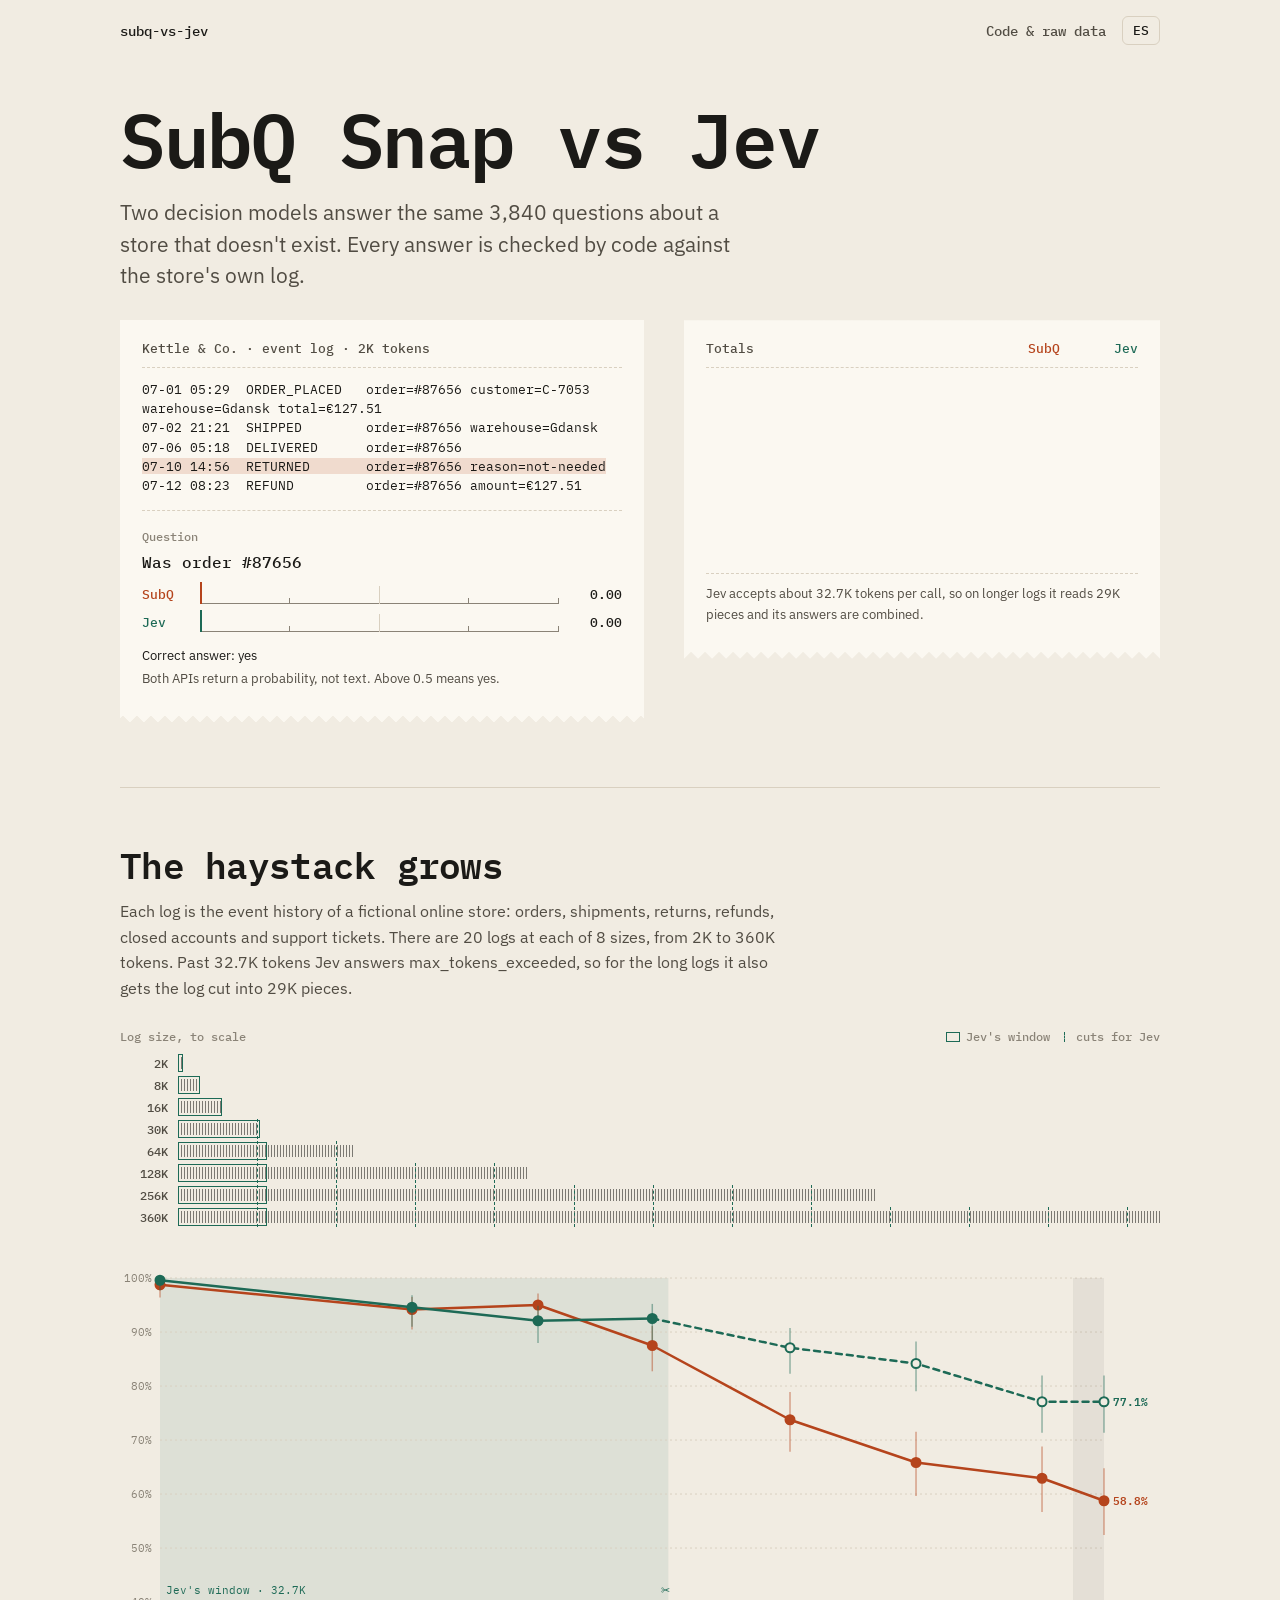
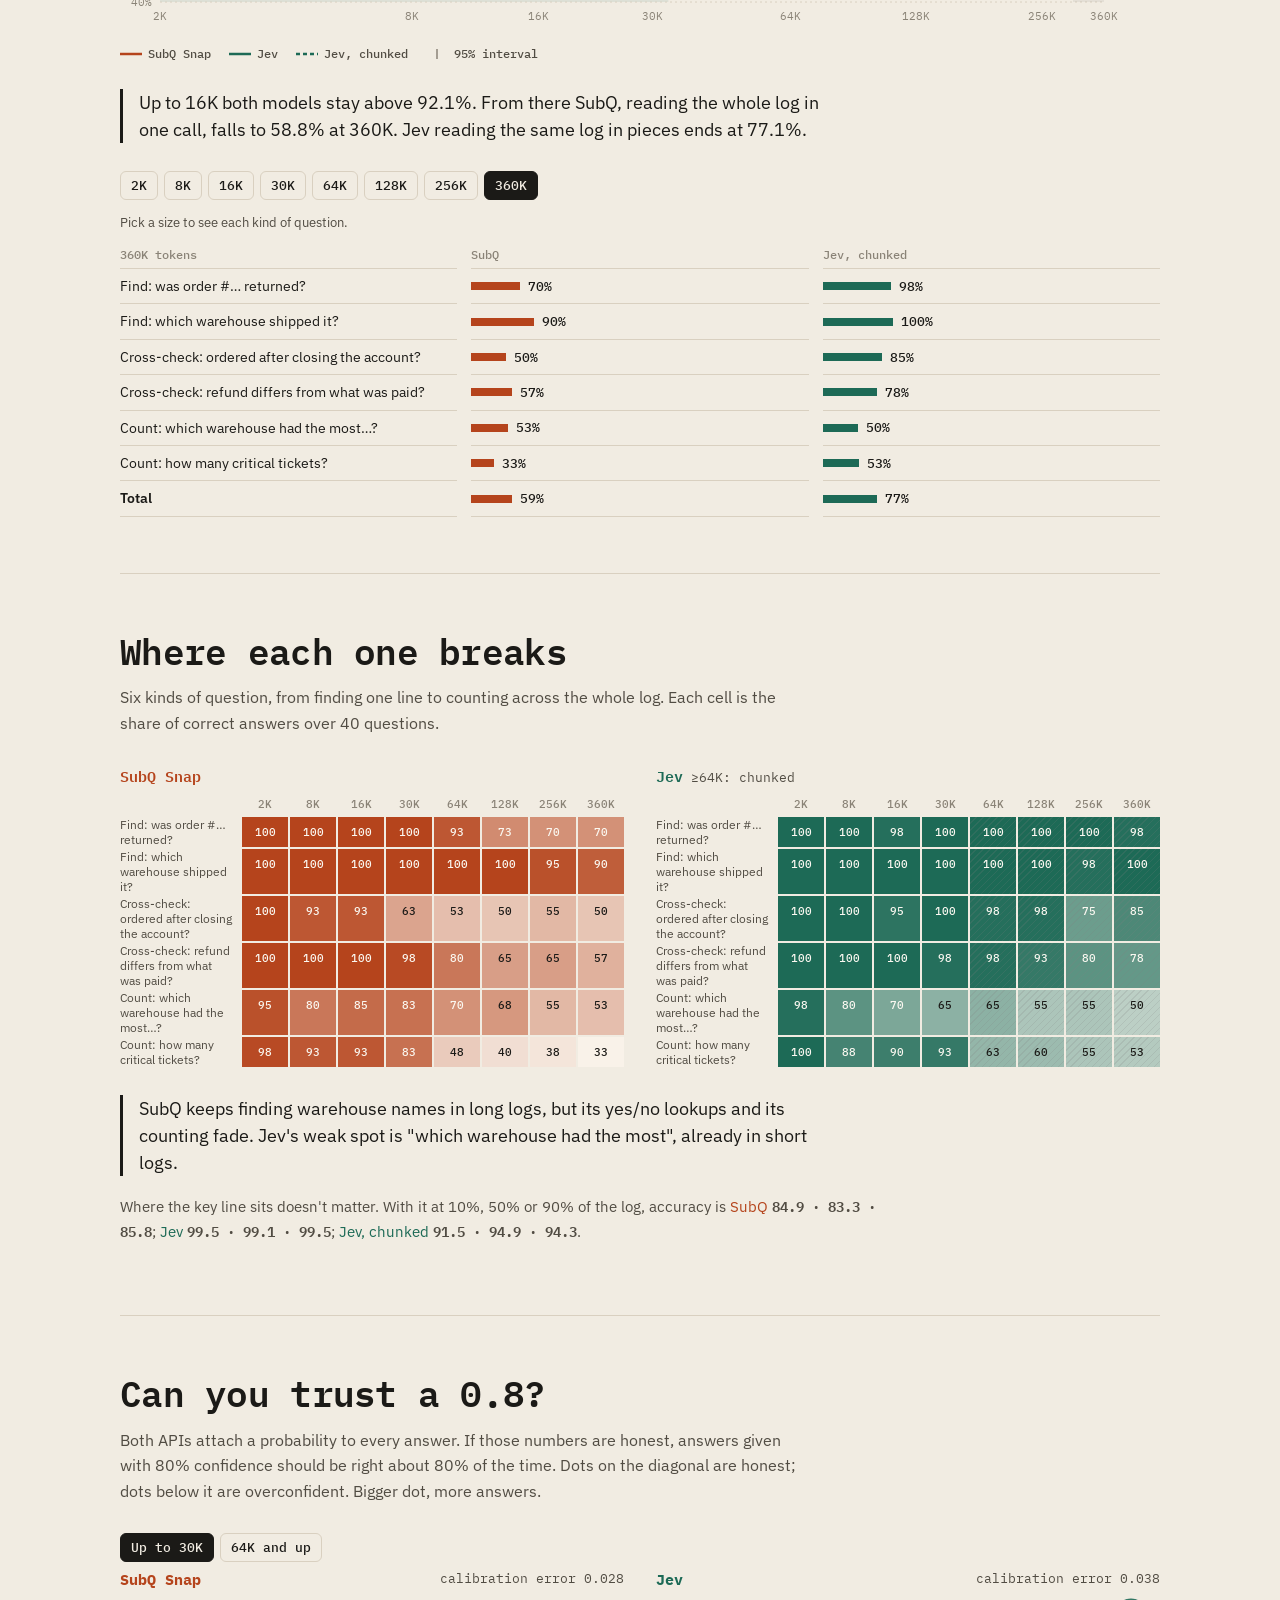
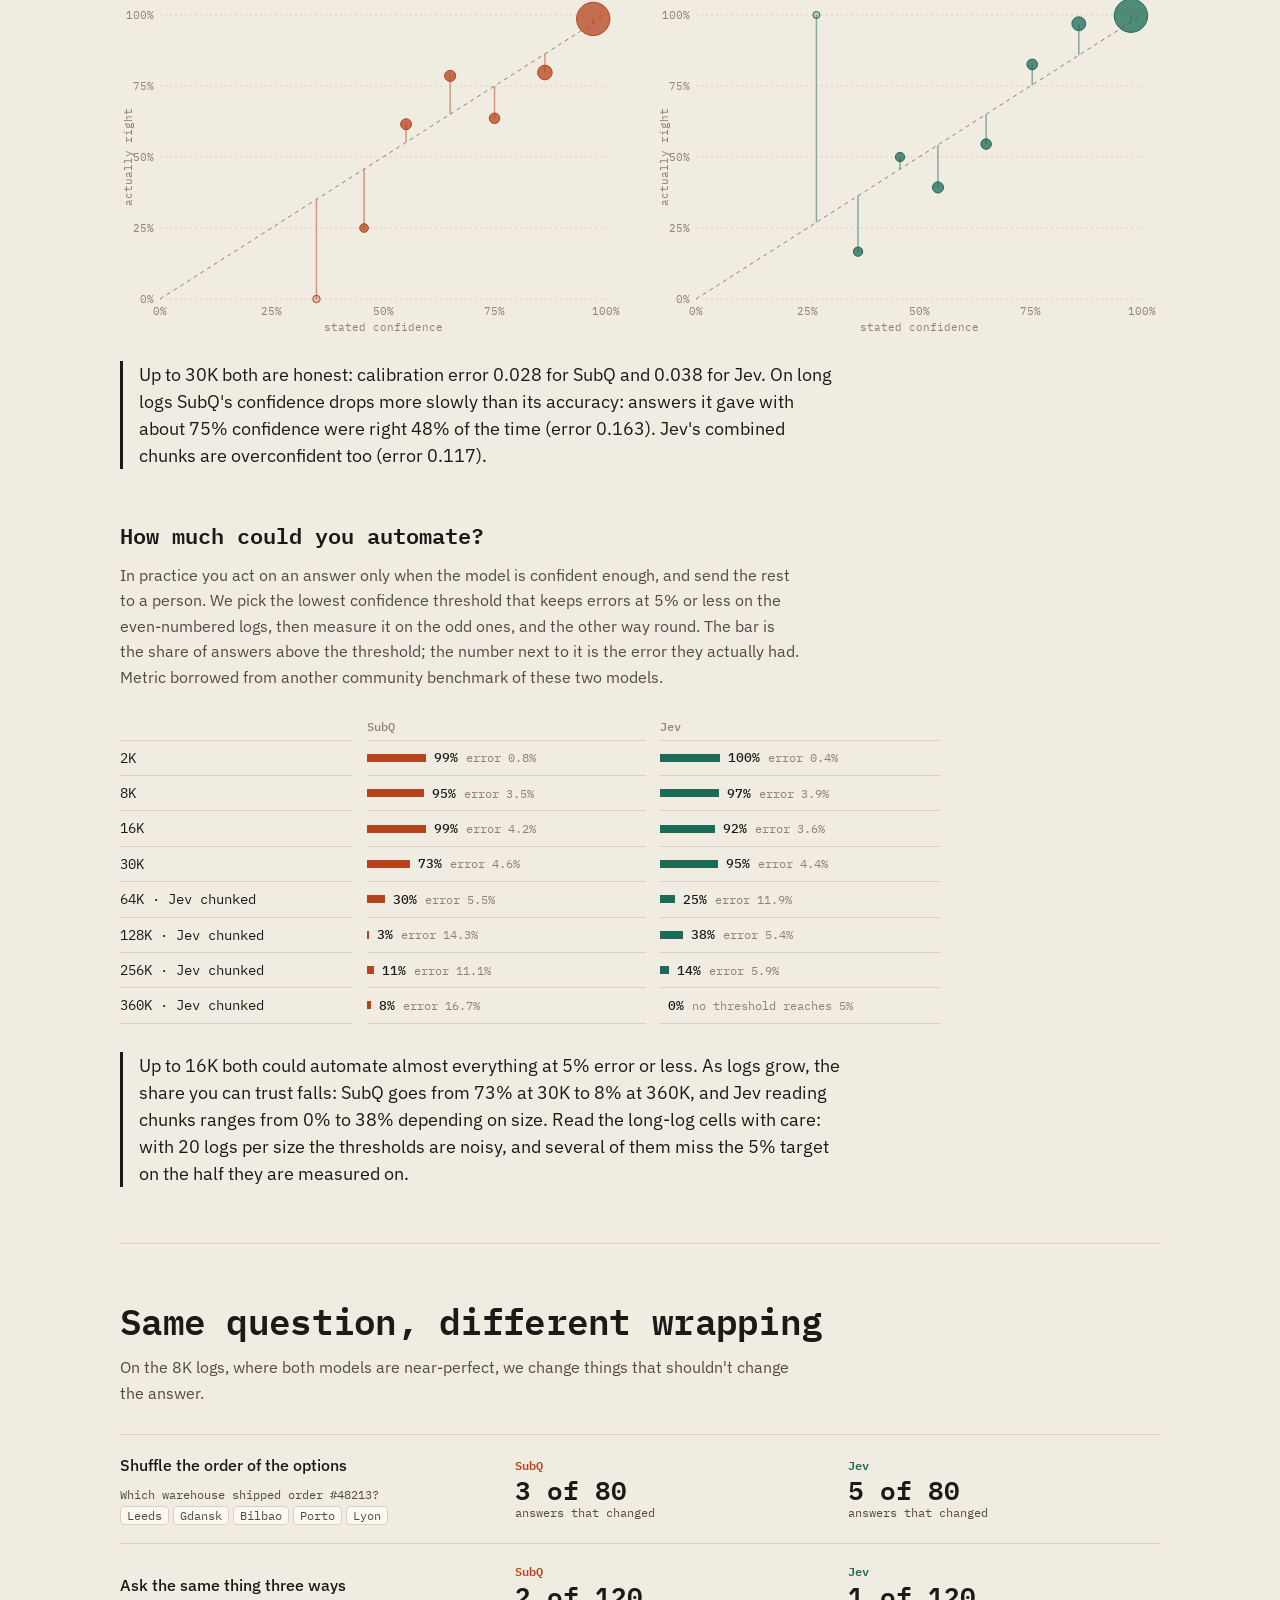
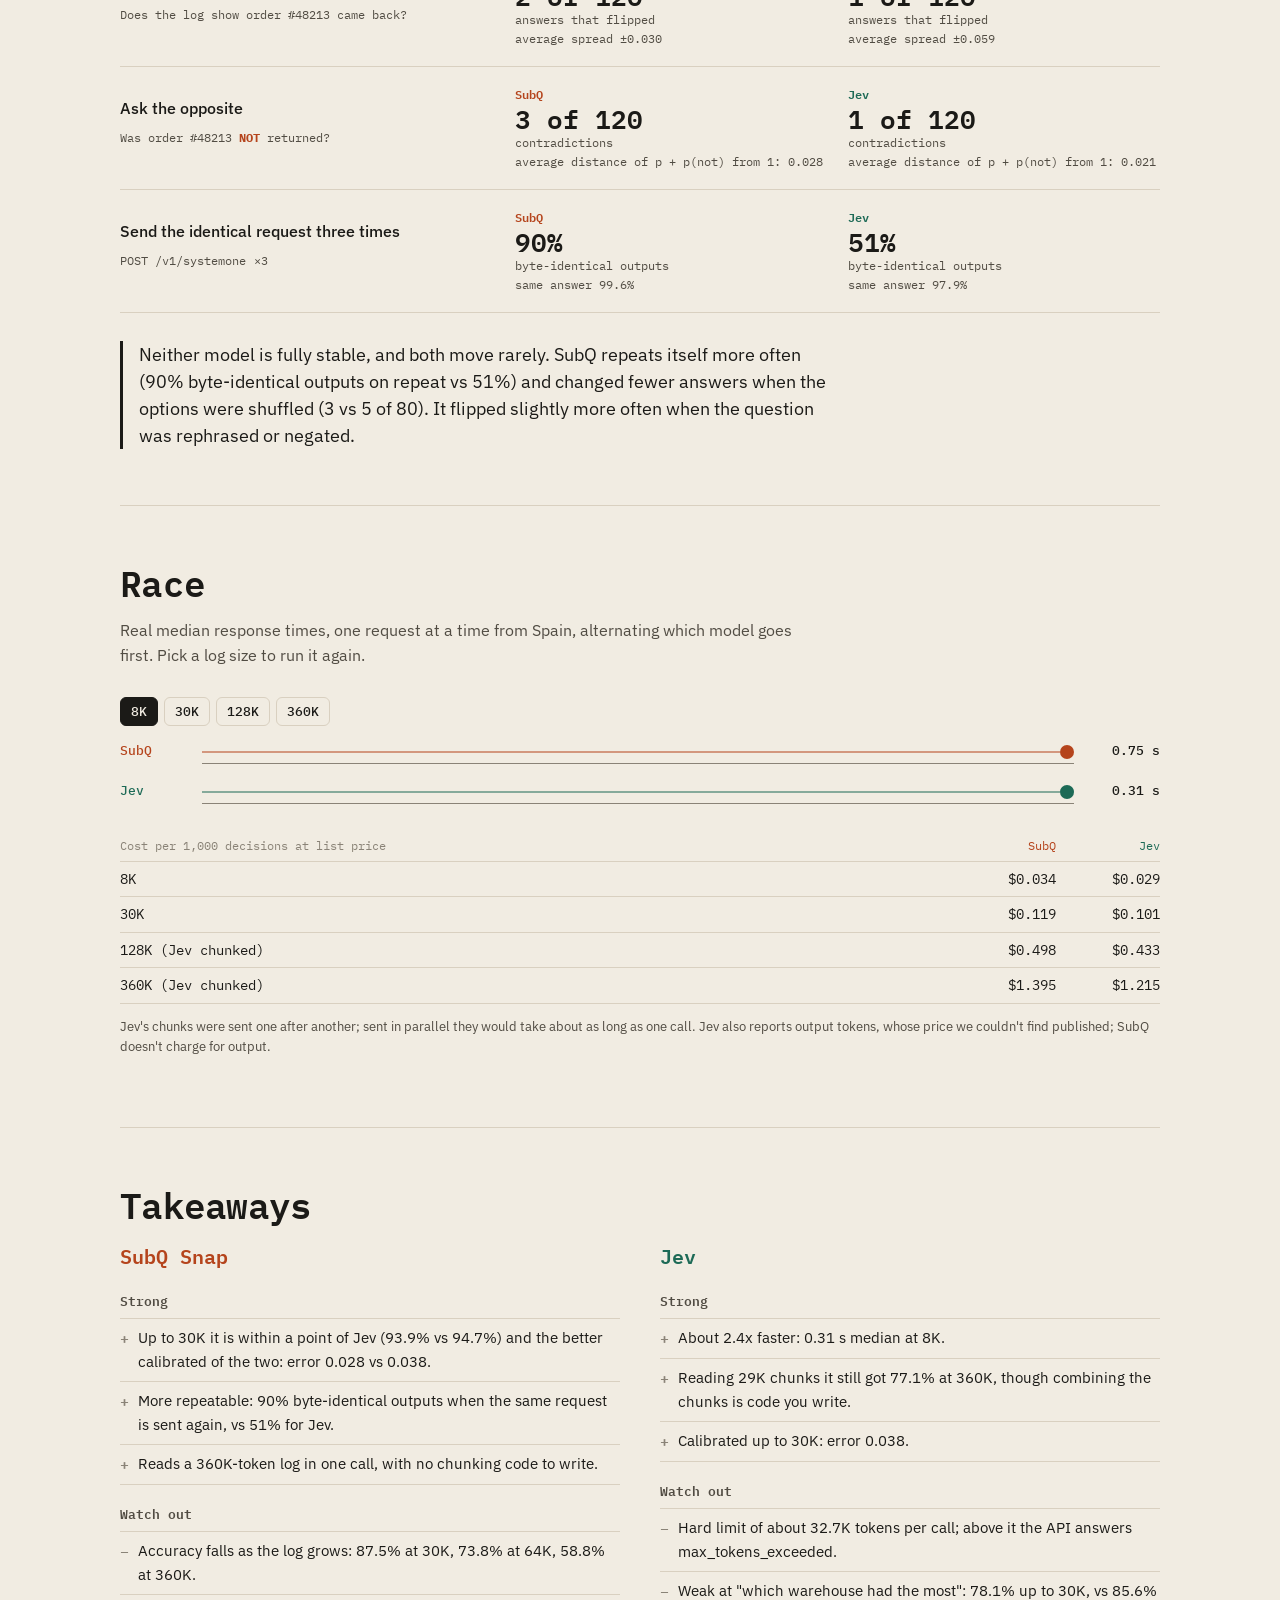
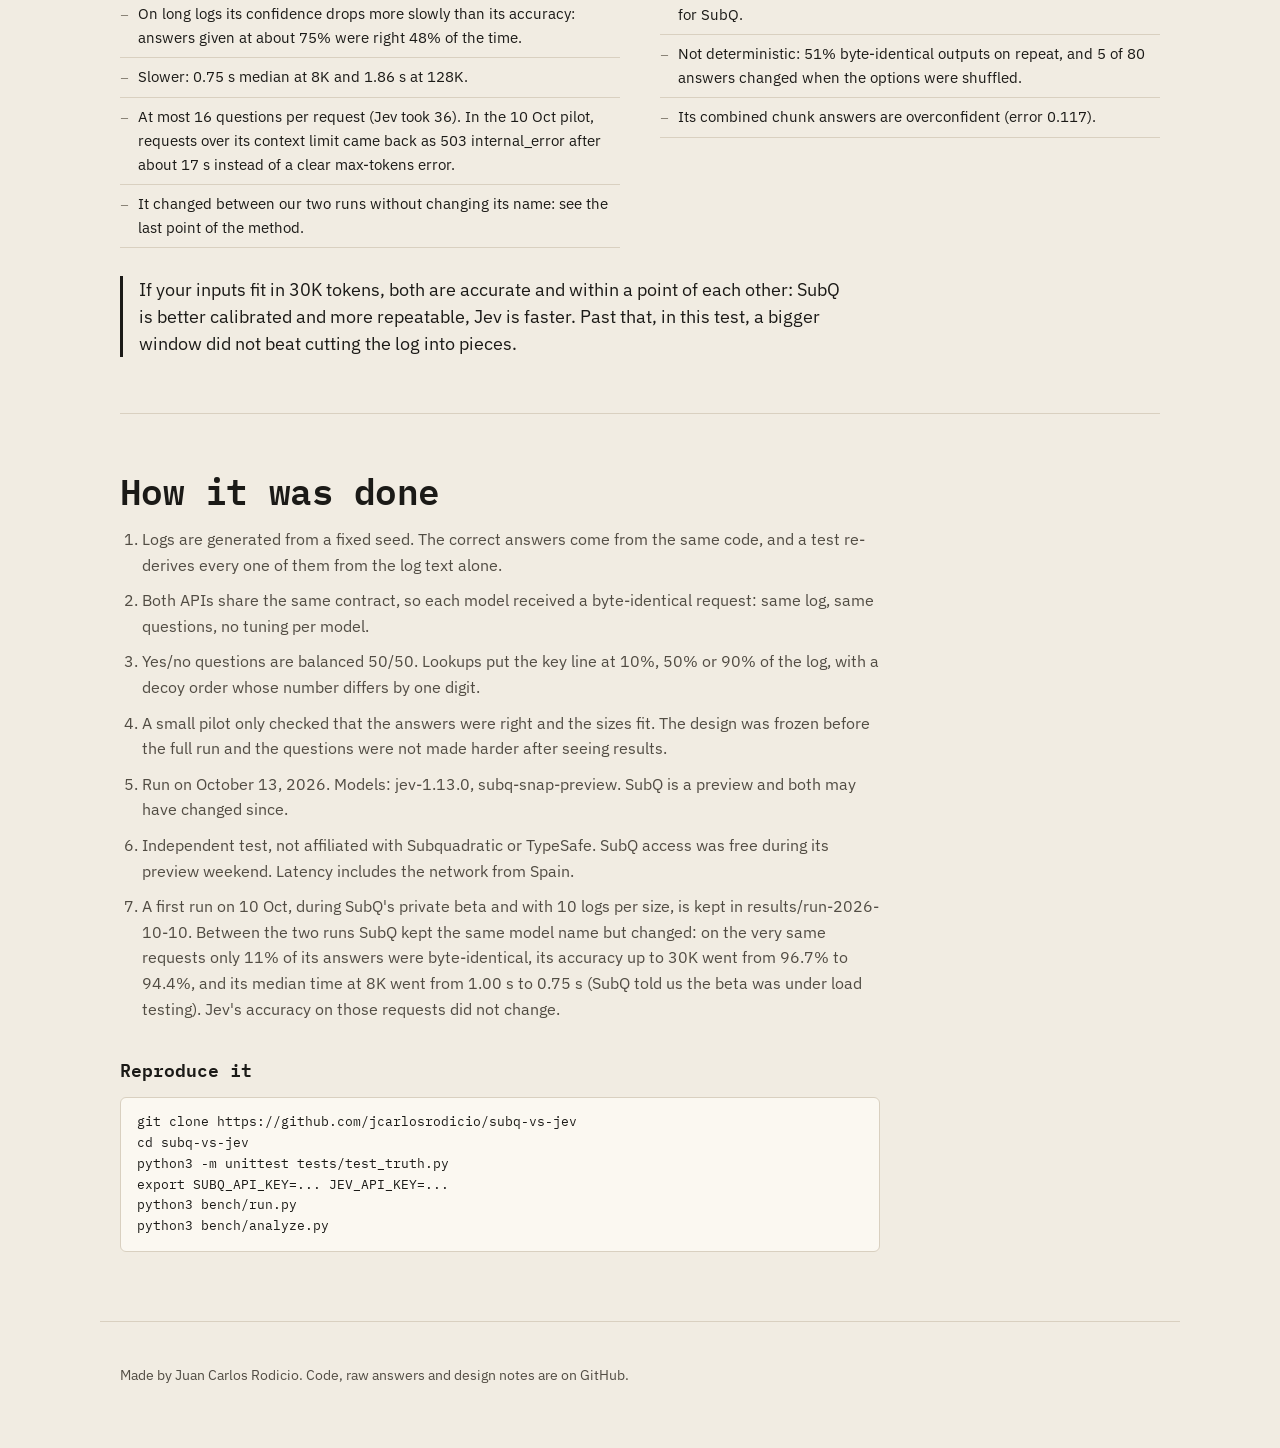
<file: site/index.html>
<!doctype html>
<html lang="en">
<head>
<meta charset="utf-8">
<meta name="viewport" content="width=device-width, initial-scale=1">
<title>SubQ Snap vs Jev</title>
<meta name="description" content="Two decision models, one fictional store, 3,840 graded answers from 2K to 360K tokens of context.">
<meta property="og:title" content="SubQ Snap vs Jev">
<meta property="og:description" content="Two decision models, one fictional store, 3,840 graded answers from 2K to 360K tokens of context.">
<meta property="og:image" content="https://jcarlosrodicio.github.io/subq-vs-jev/og.png">
<meta property="og:url" content="https://jcarlosrodicio.github.io/subq-vs-jev/">
<meta name="twitter:card" content="summary_large_image">
<link rel="icon" href="data:image/svg+xml,<svg xmlns='http://www.w3.org/2000/svg' viewBox='0 0 16 16'><rect width='16' height='16' fill='%231b1a17'/><path d='M3 4h10M3 7h7M3 10h9M3 13h5' stroke='%23f3eee4' stroke-width='1.4'/></svg>">
<link rel="preconnect" href="https://fonts.googleapis.com">
<link rel="preconnect" href="https://fonts.gstatic.com" crossorigin>
<link href="https://fonts.googleapis.com/css2?family=IBM+Plex+Mono:wght@400;500;600&family=IBM+Plex+Sans:wght@400;500;600&display=swap" rel="stylesheet">
<link rel="stylesheet" href="style.css">
</head>
<body>
<header class="bar">
  <span class="mark">subq-vs-jev</span>
  <nav>
    <a href="https://github.com/jcarlosrodicio/subq-vs-jev" data-i18n="repo"></a>
    <button id="lang" type="button" aria-label="Language"></button>
  </nav>
</header>

<main>
  <section class="hero">
    <div class="hero-text">
      <h1 data-i18n="title"></h1>
      <p class="lede" data-i18n="lede"></p>
    </div>

    <div class="paper ticket" id="hero-ticket">
      <div class="ticket-head" data-i18n="hero_log"></div>
      <pre class="log" id="hero-log" aria-live="off"></pre>
      <div class="ticket-q">
        <span class="label" data-i18n="hero_q"></span>
        <p class="q mono" id="hero-q"></p>
      </div>
      <div class="meters" id="hero-meters"></div>
      <div class="ticket-foot">
        <span data-i18n="hero_truth"></span>
        <span class="muted" data-i18n="hero_note"></span>
      </div>
    </div>

    <div class="paper receipt" id="receipt">
      <div class="receipt-head">
        <span data-i18n="receipt_title"></span>
        <span class="cols mono"><span class="c-subq">SubQ</span><span class="c-jev">Jev</span></span>
      </div>
      <ol id="receipt-lines"></ol>
      <p class="receipt-foot" data-i18n="r_foot"></p>
    </div>
  </section>

  <section class="block" id="s1">
    <h2 data-i18n="s1_title"></h2>
    <p class="prose" data-i18n="s1_p"></p>
    <div class="tape" id="tape">
      <div class="tape-caption"><span data-i18n="s1_tape"></span><span class="tape-key"><i class="k-window"></i><span data-i18n="s1_window"></span><i class="k-cut"></i><span data-i18n="s1_cut"></span></span></div>
      <div id="tape-rows"></div>
    </div>
    <figure class="chart" id="acc-chart"></figure>
    <div class="legend" id="acc-legend"></div>
    <p class="finding" data-i18n="s1_finding"></p>
    <div class="readout" id="readout">
      <div class="sizes" id="sizes" role="tablist"></div>
      <p class="muted small" data-i18n="s1_hint"></p>
      <div id="readout-body"></div>
    </div>
  </section>

  <section class="block" id="s2">
    <h2 data-i18n="s2_title"></h2>
    <p class="prose" data-i18n="s2_p"></p>
    <div class="grids" id="grids"></div>
    <p class="finding" data-i18n="s2_finding"></p>
    <p class="depth" id="depth"></p>
  </section>

  <section class="block" id="s3">
    <h2 data-i18n="s3_title"></h2>
    <p class="prose" data-i18n="s3_p"></p>
    <div class="sizes" id="cal-scope"></div>
    <div class="calib" id="calib"></div>
    <p class="finding" data-i18n="s3_finding"></p>
    <h3 class="sub-h" data-i18n="s3b_title"></h3>
    <p class="prose" data-i18n="s3b_p"></p>
    <div id="auto"></div>
    <p class="finding" data-i18n="s3b_finding"></p>
  </section>

  <section class="block" id="s4">
    <h2 data-i18n="s4_title"></h2>
    <p class="prose" data-i18n="s4_p"></p>
    <div class="robust" id="robust"></div>
    <p class="finding" data-i18n="s4_finding"></p>
  </section>

  <section class="block" id="s5">
    <h2 data-i18n="s5_title"></h2>
    <p class="prose" data-i18n="s5_p"></p>
    <div class="sizes" id="race-sizes"></div>
    <div class="race" id="race"></div>
    <div class="cost" id="cost"></div>
    <p class="muted small" data-i18n="s5_note"></p>
  </section>

  <section class="block" id="s7">
    <h2 data-i18n="s7_title"></h2>
    <div class="takeaways" id="takeaways"></div>
    <p class="finding" data-i18n="s7_bottom"></p>
  </section>

  <section class="block" id="s6">
    <h2 data-i18n="s6_title"></h2>
    <ol class="method">
      <li data-i18n="m1"></li>
      <li data-i18n="m2"></li>
      <li data-i18n="m3"></li>
      <li data-i18n="m4"></li>
      <li data-i18n="m5"></li>
      <li data-i18n="m6"></li>
      <li data-i18n="m7"></li>
    </ol>
    <h3 data-i18n="reproduce"></h3>
    <pre class="code"><code>git clone https://github.com/jcarlosrodicio/subq-vs-jev
cd subq-vs-jev
python3 -m unittest tests/test_truth.py
export SUBQ_API_KEY=... JEV_API_KEY=...
python3 bench/run.py
python3 bench/analyze.py</code></pre>
  </section>
</main>

<footer class="foot">
  <p data-i18n="footer"></p>
</footer>

<script src="i18n.js"></script>
<script src="app.js"></script>
</body>
</html>
</file>
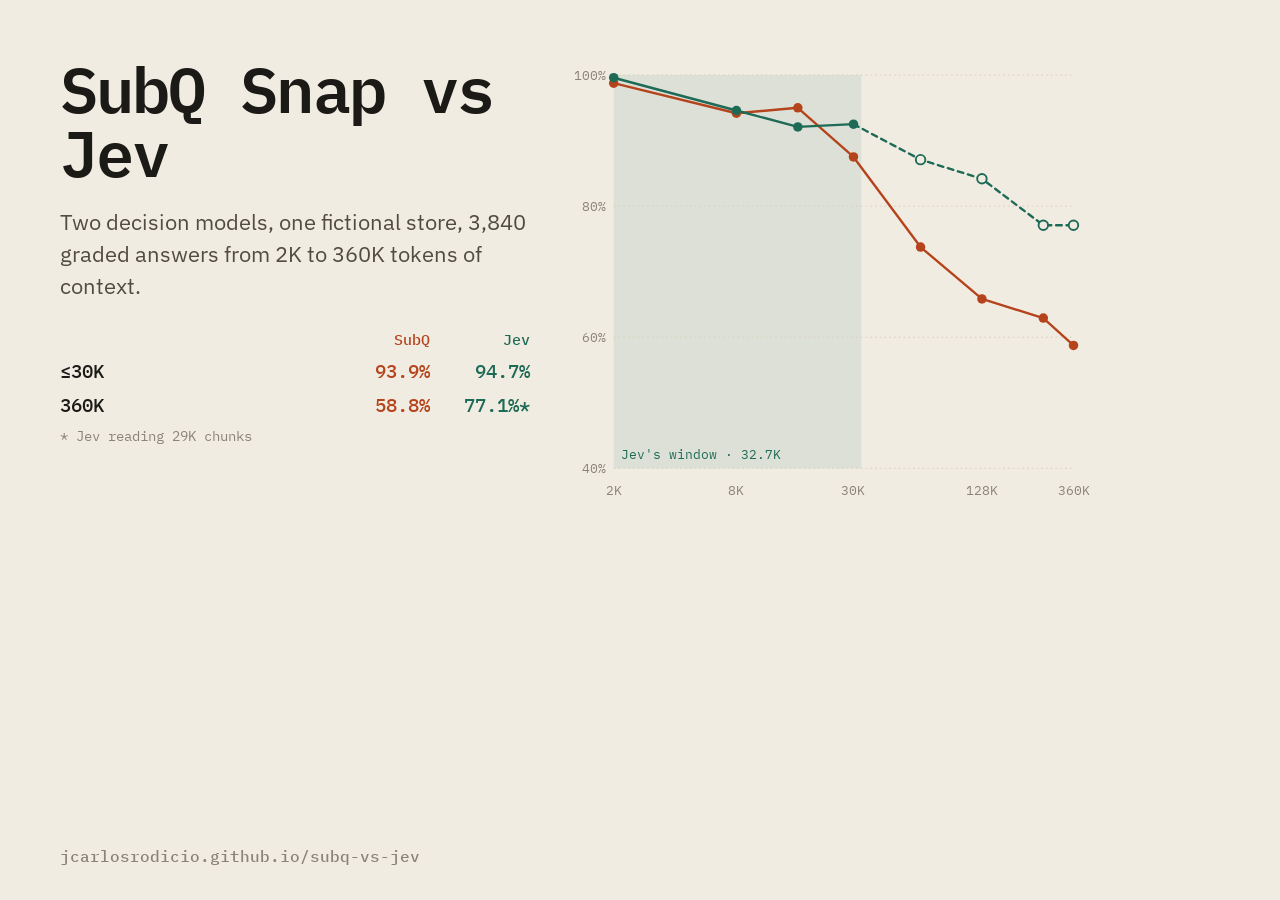
<file: site/og.html>
<!doctype html>
<html lang="en" data-theme="light">
<head>
<meta charset="utf-8">
<title>SubQ Snap vs Jev — preview card</title>
<link href="https://fonts.googleapis.com/css2?family=IBM+Plex+Mono:wght@400;500;600&family=IBM+Plex+Sans:wght@400;500&display=swap" rel="stylesheet">
<link rel="stylesheet" href="style.css">
<style>
  body { width: 1200px; height: 630px; overflow: hidden; margin: 0; }
  .card { display: grid; grid-template-columns: 470px 1fr; gap: 40px; padding: 56px 60px; height: 630px; box-sizing: border-box; }
  h1 { font-size: 64px; margin: 0 0 22px; }
  .sub { font-size: 22px; line-height: 1.45; color: var(--ink-2); margin: 0 0 28px; }
  .totals { font: 500 19px var(--mono); display: grid; gap: 10px; }
  .totals div { display: grid; grid-template-columns: 1fr 90px 90px; gap: 10px; }
  .totals span:not(:first-child) { text-align: right; }
  .url { position: absolute; left: 60px; bottom: 34px; font: 500 16px var(--mono); color: var(--ink-3); }
  #chart svg { width: 100%; height: auto; }
</style>
</head>
<body>
<div class="card">
  <div>
    <h1>SubQ Snap vs Jev</h1>
    <p class="sub">Two decision models, one fictional store, <span id="n"></span> graded answers from 2K to 360K tokens of context.</p>
    <div class="totals" id="totals"></div>
  </div>
  <div id="chart"></div>
</div>
<div class="url">jcarlosrodicio.github.io/subq-vs-jev</div>
<script>
fetch("data/results.json").then((r) => r.json()).then((d) => {
  const row = (s, l) => d.by_length.find((r) => r.series === s && r.length === l);
  const p = (x) => (x * 100).toFixed(1) + "%";
  const lines = [["", "SubQ", "Jev"],
    ["≤30K", p(d.head_to_head.subq.overall.acc), p(d.head_to_head.jev.overall.acc)],
    ["360K", p(row("subq", 360000).acc), p(row("jev_chunked", 360000).acc) + "*"]];
  document.getElementById("totals").innerHTML = lines.map((l, i) =>
    `<div${i === 0 ? ' style="color:var(--ink-3);font-size:15px"' : ""}><span>${l[0]}</span><span class="c-subq">${l[1]}</span><span class="c-jev">${l[2]}</span></div>`).join("") +
    '<div style="color:var(--ink-3);font-size:14px;font-weight:400"><span>* Jev reading 29K chunks</span></div>';
  const L = d.meta.lengths, W = 600, H = 470, m = { l: 46, r: 70, t: 20, b: 36 };
  const x = (l) => m.l + (Math.log(l) - Math.log(L[0])) / (Math.log(L.at(-1)) - Math.log(L[0])) * (W - m.l - m.r);
  const y = (a) => m.t + (1 - (a - 0.4) / 0.6) * (H - m.t - m.b);
  const path = (pts) => "M" + pts.map((r) => `${x(r.length)},${y(r.acc)}`).join("L");
  const subq = L.map((l) => row("subq", l)), jev = L.filter((l) => l <= 30000).map((l) => row("jev", l));
  const jc = [row("jev", 30000), ...L.filter((l) => l > 30000).map((l) => row("jev_chunked", l))];
  let s = `<svg viewBox="0 0 ${W} ${H}" xmlns="http://www.w3.org/2000/svg">`;
  s += `<rect x="${m.l}" y="${m.t}" width="${x(32768) - m.l}" height="${H - m.t - m.b}" class="band"/>`;
  for (const a of [0.4, 0.6, 0.8, 1]) s += `<line class="gridline" x1="${m.l}" x2="${W - m.r}" y1="${y(a)}" y2="${y(a)}"/><text class="lbl" style="font-size:14px" x="${m.l - 8}" y="${y(a) + 5}" text-anchor="end">${a * 100}%</text>`;
  for (const l of [2000, 8000, 30000, 128000, 360000]) s += `<text class="lbl" style="font-size:14px" x="${x(l)}" y="${H - 8}" text-anchor="middle">${l / 1000}K</text>`;
  s += `<path class="series" stroke="var(--subq)" d="${path(subq)}"/><path class="series" stroke="var(--jev)" d="${path(jev)}"/><path class="series" stroke="var(--jev)" stroke-dasharray="6 5" d="${path(jc)}"/>`;
  for (const r of subq) s += `<circle cx="${x(r.length)}" cy="${y(r.acc)}" r="5" fill="var(--subq)"/>`;
  for (const r of jev) s += `<circle cx="${x(r.length)}" cy="${y(r.acc)}" r="5" fill="var(--jev)"/>`;
  for (const r of jc.slice(1)) s += `<circle cx="${x(r.length)}" cy="${y(r.acc)}" r="5" fill="var(--paper)" stroke="var(--jev)" stroke-width="2"/>`;
  s += `<text class="lbl" style="font-size:14px;fill:var(--jev)" x="${m.l + 8}" y="${H - m.b - 10}">Jev's window · 32.7K</text></svg>`;
  document.getElementById("chart").innerHTML = s;
  document.getElementById("n").textContent = d.meta.answers_graded.toLocaleString("en");
  document.body.dataset.ready = "1";
});
</script>
</body>
</html>
</file>
<file: site/style.css>
:root {
  --paper: #f1ece2;
  --sheet: #fbf8f1;
  --ink: #1b1a17;
  --ink-2: #514c43;
  --ink-3: #8a8377;
  --rule: #d9d0c0;
  --subq: #b5441c;
  --jev: #1d6a56;
  --mono: "IBM Plex Mono", ui-monospace, Menlo, monospace;
  --sans: "IBM Plex Sans", system-ui, sans-serif;
  color-scheme: light;
}
@media (prefers-color-scheme: dark) {
  :root:not([data-theme="light"]) {
    --paper: #151412;
    --sheet: #1e1d1a;
    --ink: #ece6d9;
    --ink-2: #b9b1a2;
    --ink-3: #7d766a;
    --rule: #39352f;
    --subq: #e2763f;
    --jev: #52b293;
    color-scheme: dark;
  }
}

* { box-sizing: border-box; }
html { -webkit-text-size-adjust: 100%; }
body {
  margin: 0;
  background: var(--paper);
  color: var(--ink);
  font: 400 16px/1.6 var(--sans);
}
a { color: inherit; text-underline-offset: 3px; }
.mono, pre, code { font-family: var(--mono); }
.muted { color: var(--ink-2); }
.small { font-size: 13px; }
.c-subq { color: var(--subq); }
.c-jev { color: var(--jev); }

.bar {
  display: flex; justify-content: space-between; align-items: center;
  max-width: 1080px; margin: 0 auto; padding: 16px 20px;
  font: 500 14px var(--mono);
}
.bar nav { display: flex; gap: 16px; align-items: center; }
.bar a { text-decoration: none; color: var(--ink-2); }
.bar a:hover { color: var(--ink); text-decoration: underline; }
button {
  font: 500 13px var(--mono); color: var(--ink); background: transparent;
  border: 1px solid var(--rule); border-radius: 6px; padding: 5px 10px; cursor: pointer;
  transition: background-color .15s, border-color .15s;
}
button:hover { border-color: var(--ink-3); }
button[aria-pressed="true"] { background: var(--ink); color: var(--paper); border-color: var(--ink); }

main { max-width: 1080px; margin: 0 auto; padding: 0 20px; }

/* hero */
.hero {
  display: grid; grid-template-columns: 1.1fr 1fr; gap: 28px 40px;
  padding: 40px 0 64px; align-items: start;
}
.hero-text { grid-column: 1 / -1; max-width: 760px; }
h1 {
  font: 600 clamp(40px, 7vw, 76px)/1 var(--mono); letter-spacing: -0.03em; margin: 0 0 20px;
}
.lede { font-size: clamp(18px, 2.2vw, 21px); line-height: 1.5; color: var(--ink-2); margin: 0; max-width: 640px; }

.paper {
  background: var(--sheet);
  box-shadow: 0 1px 2px rgba(0,0,0,.06);
  padding: 20px 22px 26px;
  position: relative;
  /* torn receipt edge at the bottom */
  --tooth: 7px;
  mask: conic-gradient(from -45deg at bottom, #0000, #000 1deg 89deg, #0000 90deg) 50% / calc(2 * var(--tooth)) 100%;
  padding-bottom: calc(26px + var(--tooth));
}
.ticket-head, .receipt-head {
  font: 500 13px var(--mono); color: var(--ink-2);
  border-bottom: 1px dashed var(--rule); padding-bottom: 10px; margin-bottom: 12px;
  display: flex; justify-content: space-between; gap: 12px;
}
.log {
  margin: 0; min-height: 7.6em; font-size: 12.5px; line-height: 1.55;
  white-space: pre-wrap; overflow-wrap: anywhere; color: var(--ink);
}
.log .hl { background: color-mix(in srgb, var(--subq) 16%, transparent); }
.log .caret { display: inline-block; width: .6em; background: var(--ink); animation: blink 1s steps(1) infinite; }
@keyframes blink { 50% { opacity: 0; } }
.ticket-q { border-top: 1px dashed var(--rule); margin-top: 14px; padding-top: 12px; }
.label { font: 500 12px var(--mono); color: var(--ink-3); }
.q { margin: 2px 0 10px; font-size: 16px; font-weight: 500; min-height: 1.5em; }
.meters { display: grid; gap: 10px; }
.meter { display: grid; grid-template-columns: 48px 1fr 54px; align-items: center; gap: 10px; font: 500 13px var(--mono); }
.track { position: relative; height: 18px; border-bottom: 1px solid var(--ink-3); }
.track .tick { position: absolute; bottom: -1px; width: 1px; height: 6px; background: var(--ink-3); }
.track .half { height: 18px; background: var(--rule); }
.track .needle {
  position: absolute; bottom: -1px; left: 0; width: 2px; height: 22px;
  transition: left 1.4s cubic-bezier(.2,.8,.2,1);
}
.meter .val { text-align: right; font-variant-numeric: tabular-nums; }
.ticket-foot { display: grid; gap: 2px; margin-top: 14px; font-size: 13px; }

.receipt ol { list-style: none; margin: 0; padding: 0; }
.receipt li {
  display: grid; grid-template-columns: 1fr auto auto; gap: 14px; align-items: baseline;
  padding: 7px 0; font-size: 14px;
  opacity: 0; transition: opacity .4s;
}
.receipt li.in { opacity: 1; }
.receipt li .name { display: flex; align-items: baseline; gap: 8px; min-width: 0; }
.receipt li .name::after { content: ""; flex: 1; border-bottom: 1px dotted var(--ink-3); transform: translateY(-4px); }
.receipt li .v { font: 500 15px var(--mono); font-variant-numeric: tabular-nums; min-width: 64px; text-align: right; }
.receipt li .v small { font-size: 11px; color: var(--ink-3); font-weight: 400; display: block; line-height: 1; }
.receipt .cols { display: grid; grid-template-columns: 64px 64px; gap: 14px; text-align: right; }
.receipt-foot { font-size: 13px; color: var(--ink-2); border-top: 1px dashed var(--rule); margin: 12px 0 0; padding-top: 10px; }

/* sections */
.block { padding: 56px 0; border-top: 1px solid var(--rule); }
h2 { font: 600 clamp(26px, 3.6vw, 36px)/1.15 var(--mono); letter-spacing: -0.02em; margin: 0 0 14px; }
h3 { font: 600 18px var(--mono); margin: 32px 0 10px; }
.prose { max-width: 680px; color: var(--ink-2); margin: 0 0 28px; }
.finding {
  max-width: 720px; font-size: 18px; line-height: 1.5; margin: 28px 0 0;
  padding-left: 16px; border-left: 3px solid var(--ink);
}

/* tape */
.tape { margin: 8px 0 28px; }
.tape-caption { display: flex; justify-content: space-between; flex-wrap: wrap; gap: 8px; font: 500 12px var(--mono); color: var(--ink-3); margin-bottom: 8px; }
.tape-key { display: inline-flex; align-items: center; gap: 6px; }
.tape-key i { display: inline-block; width: 14px; height: 10px; }
.k-window { border: 1.5px solid var(--jev); }
.k-cut { border-left: 1.5px dashed var(--jev); width: 6px !important; margin-left: 8px; }
.tape-row { display: grid; grid-template-columns: 48px 1fr; align-items: center; gap: 10px; height: 22px; }
.tape-row .len { font: 500 12px var(--mono); color: var(--ink-2); text-align: right; }
.tape-row .strip-wrap { position: relative; height: 12px; }
.tape-row .strip {
  position: absolute; inset: 0 auto 0 0; width: 0; min-width: 2px;
  background: repeating-linear-gradient(90deg, var(--ink) 0 1px, transparent 1px 3px);
  opacity: .55; transition: width 1.2s cubic-bezier(.3,.7,.2,1);
}
.tape-row .window { position: absolute; top: -3px; bottom: -3px; left: 0; border: 1.5px solid var(--jev); opacity: 0; transition: opacity .4s 1.1s; }
.tape-row .cut { position: absolute; top: -4px; bottom: -4px; border-left: 1.5px dashed var(--jev); opacity: 0; transition: opacity .3s; }
.tape.in .window, .tape.in .cut { opacity: 1; }

/* charts */
.chart { margin: 0; }
.chart svg, .calib svg { width: 100%; height: auto; display: block; overflow: visible; }
.axis text, .lbl { font: 400 11px var(--mono); fill: var(--ink-3); }
.axis line, .axis path { stroke: var(--rule); }
.gridline { stroke: var(--rule); stroke-dasharray: 2 3; }
.series { fill: none; stroke-width: 2.5; stroke-linecap: round; stroke-linejoin: round; }
.series.draw { transition: stroke-dashoffset 1.8s cubic-bezier(.3,.6,.2,1); }
.dot { opacity: 0; transition: opacity .3s; }
.in .dot { opacity: 1; }
.ci { stroke-width: 1.5; opacity: .45; }
.band { fill: color-mix(in srgb, var(--jev) 9%, transparent); }
.col-hit { fill: transparent; cursor: pointer; }
.col-sel { fill: color-mix(in srgb, var(--ink) 6%, transparent); }
.legend { display: flex; flex-wrap: wrap; gap: 6px 18px; margin-top: 10px; font: 500 12px var(--mono); color: var(--ink-2); }
.legend span { display: inline-flex; align-items: center; gap: 6px; }
.legend svg { width: 22px; height: 10px; }

.readout { margin-top: 28px; }
.sizes { display: flex; flex-wrap: wrap; gap: 6px; margin-bottom: 8px; }
.readout-grid { display: grid; grid-template-columns: minmax(150px, 1fr) 1fr 1fr; gap: 0 14px; margin-top: 12px; font-size: 14px; }
.readout-grid .h { font: 500 12px var(--mono); color: var(--ink-3); padding-bottom: 6px; border-bottom: 1px solid var(--rule); }
.readout-grid > div:not(.h) { padding: 6px 0; border-bottom: 1px solid var(--rule); }
.bar-cell { display: flex; align-items: center; gap: 8px; font: 500 13px var(--mono); font-variant-numeric: tabular-nums; }
.bar-cell .b { height: 8px; transition: width .5s cubic-bezier(.3,.7,.2,1); }
.bar-cell .na { color: var(--ink-3); font-weight: 400; }

.sub-h { font-size: 22px; margin-top: 48px; }
.auto-grid { grid-template-columns: minmax(120px, 1fr) 1.2fr 1.2fr; max-width: 820px; margin-bottom: 4px; }
.auto-grid .bar-cell { white-space: nowrap; }
.auto-grid .bar-cell .na { font-size: 11.5px; }

/* heat grids */
.grids { display: grid; grid-template-columns: 1fr 1fr; gap: 32px; }
.grid-title { font: 600 15px var(--mono); margin: 0 0 8px; display: flex; gap: 8px; align-items: baseline; }
.heat { display: grid; grid-template-columns: minmax(120px, 1.6fr) repeat(8, 1fr); gap: 2px; font-size: 12px; }
.heat .rowh { font-size: 12px; line-height: 1.25; color: var(--ink-2); padding-right: 6px; display: flex; align-items: center; }
.heat .colh { font: 500 10.5px var(--mono); color: var(--ink-3); text-align: center; padding-bottom: 4px; }
.heat .cell {
  font: 500 11px var(--mono); text-align: center; padding: 8px 0; font-variant-numeric: tabular-nums;
  opacity: 0; transition: opacity .35s;
}
.heat .cell.chunked { background-image: repeating-linear-gradient(135deg, transparent 0 4px, rgba(127,127,127,.18) 4px 5px); }
.heat .cell.empty { color: var(--ink-3); }
.in .heat .cell { opacity: 1; }
.depth { font-size: 15px; color: var(--ink-2); margin-top: 18px; max-width: 760px; }
.depth b { font: 600 14px var(--mono); }

/* calibration */
.calib { display: grid; grid-template-columns: 1fr 1fr; gap: 32px; }
.calib h4 { font: 600 15px var(--mono); margin: 0 0 4px; display: flex; justify-content: space-between; }
.calib h4 span { font-weight: 400; color: var(--ink-2); font-size: 13px; }
.calib .pt { transition: transform 1s cubic-bezier(.3,.7,.2,1), opacity .6s; }

/* robustness */
.robust { display: grid; gap: 0; }
.rb { display: grid; grid-template-columns: minmax(0, 1.2fr) minmax(0, 1fr) minmax(0, 1fr); gap: 20px; align-items: center; padding: 18px 0; border-bottom: 1px solid var(--rule); }
.rb:first-child { border-top: 1px solid var(--rule); }
.rb .what { font-weight: 500; }
.rb .demo { font: 12px var(--mono); color: var(--ink-2); margin-top: 8px; min-height: 30px; }
.rb .opts { display: flex; gap: 4px; position: relative; }
.rb .opt { border: 1px solid var(--rule); border-radius: 4px; padding: 1px 6px; transition: transform .5s cubic-bezier(.3,.7,.2,1); background: var(--sheet); }
.rb .res { font-family: var(--mono); }
.rb .res .big { font-size: 26px; font-weight: 600; font-variant-numeric: tabular-nums; line-height: 1.1; }
.rb .res .sub { font-size: 12px; color: var(--ink-2); }
.rb .res .who { font-size: 12px; font-weight: 600; }
.typing::after { content: "▍"; animation: blink 1s steps(1) infinite; }

/* race */
.race { display: grid; gap: 14px; margin-top: 12px; }
.lane { display: grid; grid-template-columns: 70px 1fr 74px; align-items: center; gap: 12px; font: 500 13px var(--mono); }
.lane .track2 { position: relative; height: 26px; border-bottom: 1px solid var(--ink-3); }
.lane .runner { position: absolute; left: 0; bottom: 4px; width: 14px; height: 14px; border-radius: 50%; }
.lane .trail { position: absolute; left: 0; bottom: 10px; height: 2px; width: 0; opacity: .5; }
.lane .seg { position: absolute; bottom: -1px; width: 1px; height: 8px; background: var(--ink-3); }
.lane .time { text-align: right; font-variant-numeric: tabular-nums; }
.lane .meta { grid-column: 2; font-size: 11.5px; color: var(--ink-3); margin-top: -8px; }
.cost { margin: 26px 0 12px; font-size: 14px; }
.cost .row { display: grid; grid-template-columns: 1fr 90px 90px; gap: 14px; padding: 6px 0; border-bottom: 1px solid var(--rule); font-family: var(--mono); font-variant-numeric: tabular-nums; }
.cost .row span:not(:first-child) { text-align: right; }
.cost .row.h { color: var(--ink-3); font-size: 12px; }

/* takeaways */
.takeaways { display: grid; grid-template-columns: 1fr 1fr; gap: 40px; }
.takeaways h3 { margin: 0 0 10px; font-size: 20px; }
.tk-h { font: 600 13px var(--mono); color: var(--ink-2); margin: 18px 0 6px; }
.tk { list-style: none; margin: 0; padding: 0; }
.tk li { display: grid; grid-template-columns: 18px 1fr; padding: 7px 0; border-bottom: 1px solid var(--rule); font-size: 15px; }
.tk li:first-child { border-top: 1px solid var(--rule); }
.tk-mark { font: 600 15px var(--mono); color: var(--ink-3); }
@media (max-width: 820px) { .takeaways { grid-template-columns: 1fr; gap: 24px; } }

/* method */
.method { max-width: 760px; padding-left: 22px; color: var(--ink-2); }
.method li { margin-bottom: 10px; }
.code { background: var(--sheet); border: 1px solid var(--rule); border-radius: 6px; padding: 14px 16px; font-size: 13px; overflow-x: auto; max-width: 760px; }
.foot { max-width: 1080px; margin: 0 auto; padding: 28px 20px 48px; border-top: 1px solid var(--rule); color: var(--ink-2); font-size: 14px; }

@media (max-width: 820px) {
  .hero { grid-template-columns: 1fr; padding-top: 20px; }
  .grids, .calib { grid-template-columns: 1fr; }
  .rb { grid-template-columns: 1fr 1fr; }
  .rb .left { grid-column: 1 / -1; }
  .heat { grid-template-columns: minmax(96px, 1.4fr) repeat(8, 1fr); }
  .heat .cell { font-size: 9.5px; padding: 7px 0; }
  .readout-grid { grid-template-columns: minmax(110px, 1.2fr) 1fr 1fr; font-size: 13px; }
}
@media (max-width: 480px) {
  .auto-grid .bar-cell { white-space: normal; flex-wrap: wrap; gap: 2px 6px; }
  .auto-grid .bar-cell .na { flex-basis: 100%; }
  main, .bar, .foot { padding-left: 16px; padding-right: 16px; }
  .paper { padding-left: 16px; padding-right: 16px; }
  .receipt li { grid-template-columns: 1fr 56px 56px; gap: 8px; font-size: 13px; }
  .receipt .cols { grid-template-columns: 56px 56px; gap: 8px; }
  .receipt li .v { min-width: 0; font-size: 14px; }
  .heat .colh { font-size: 9px; }
  .lane { grid-template-columns: 52px 1fr 62px; }
}
@media (prefers-reduced-motion: reduce) {
  *, *::before, *::after { transition: none !important; animation: none !important; }
}
</file>
